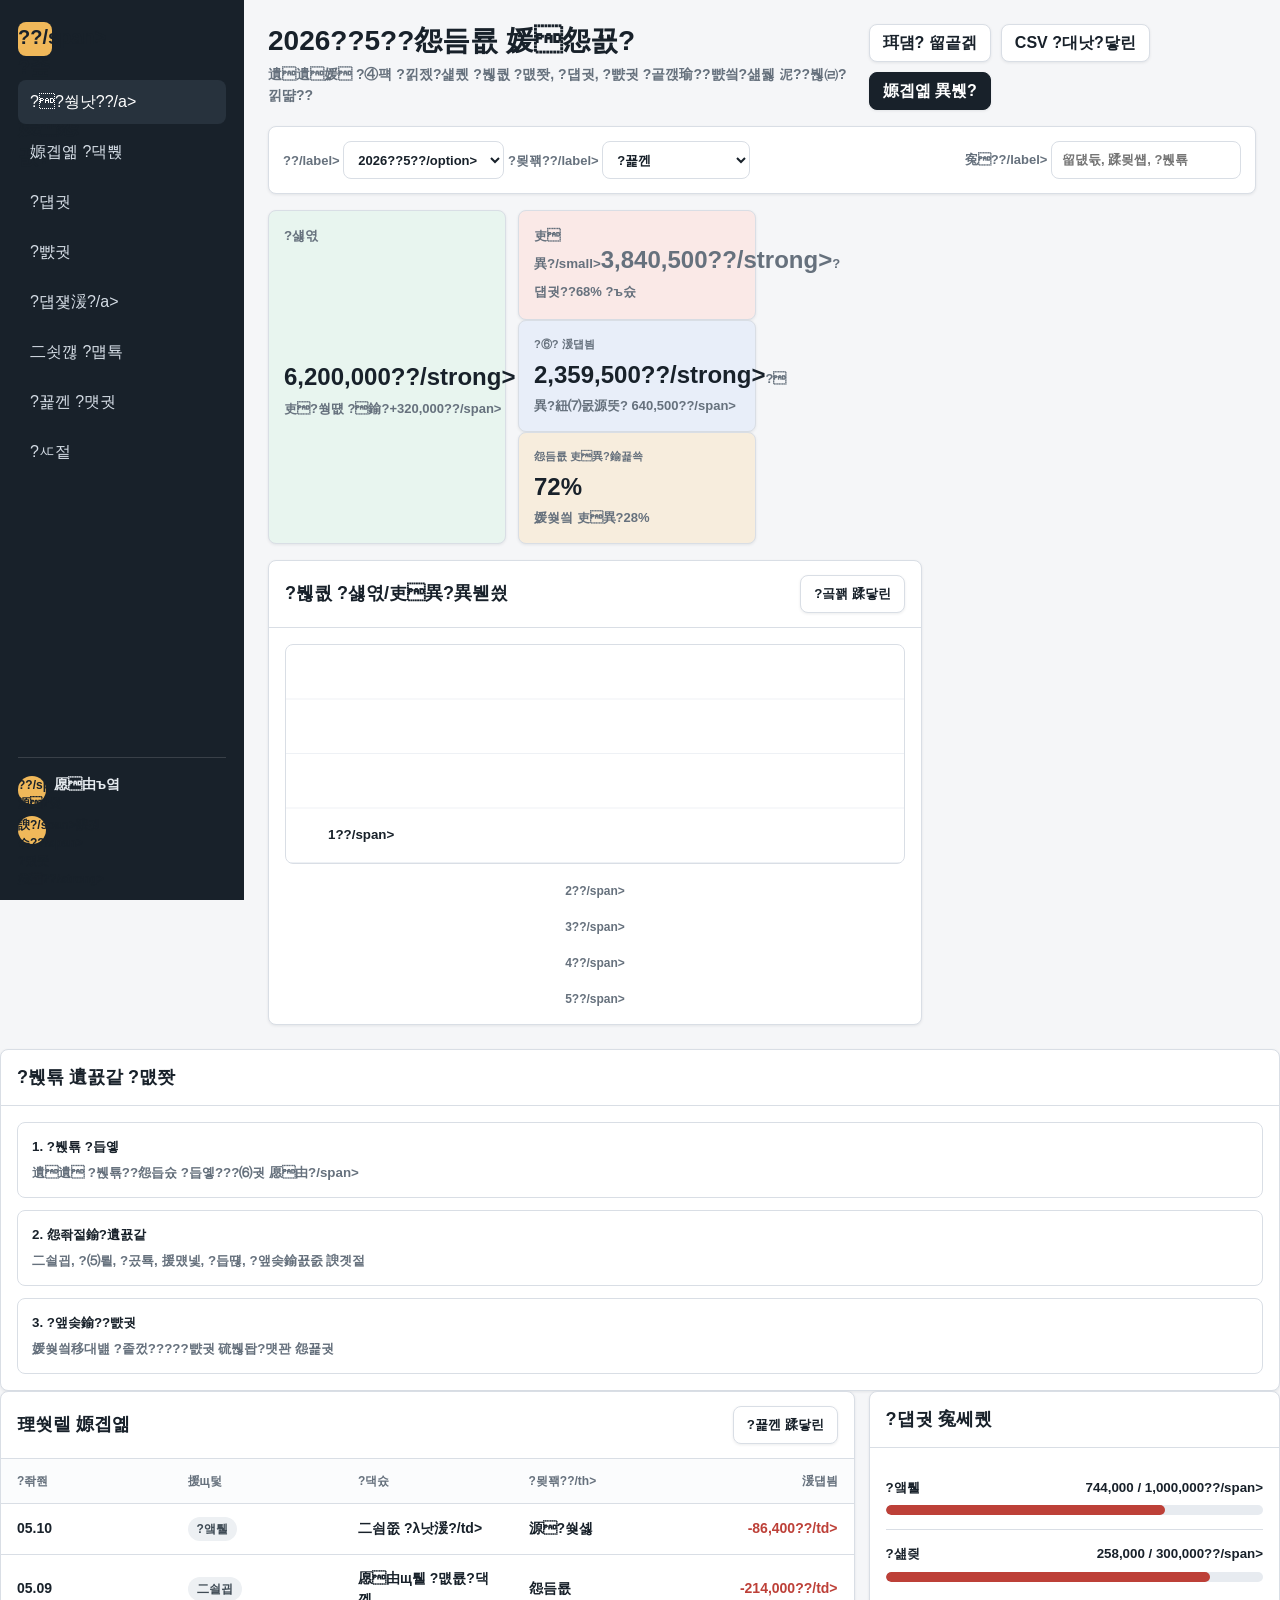
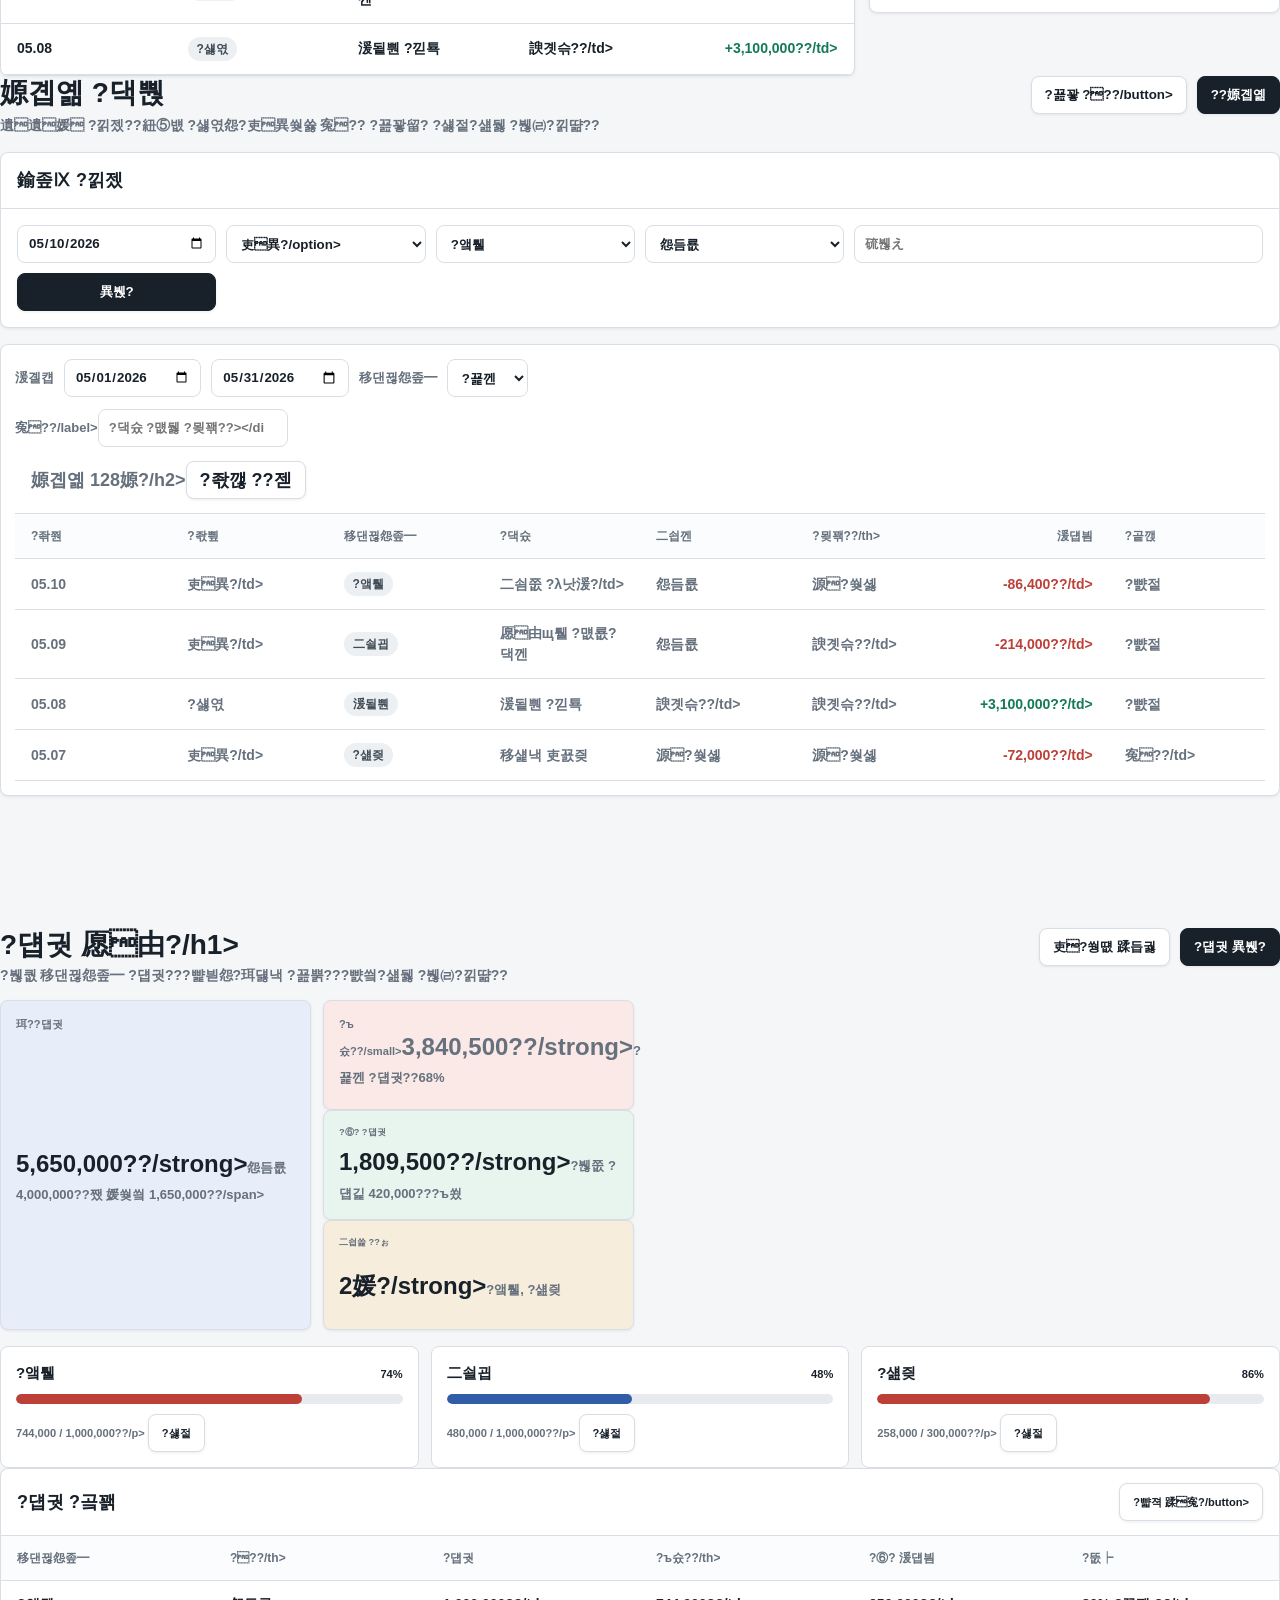
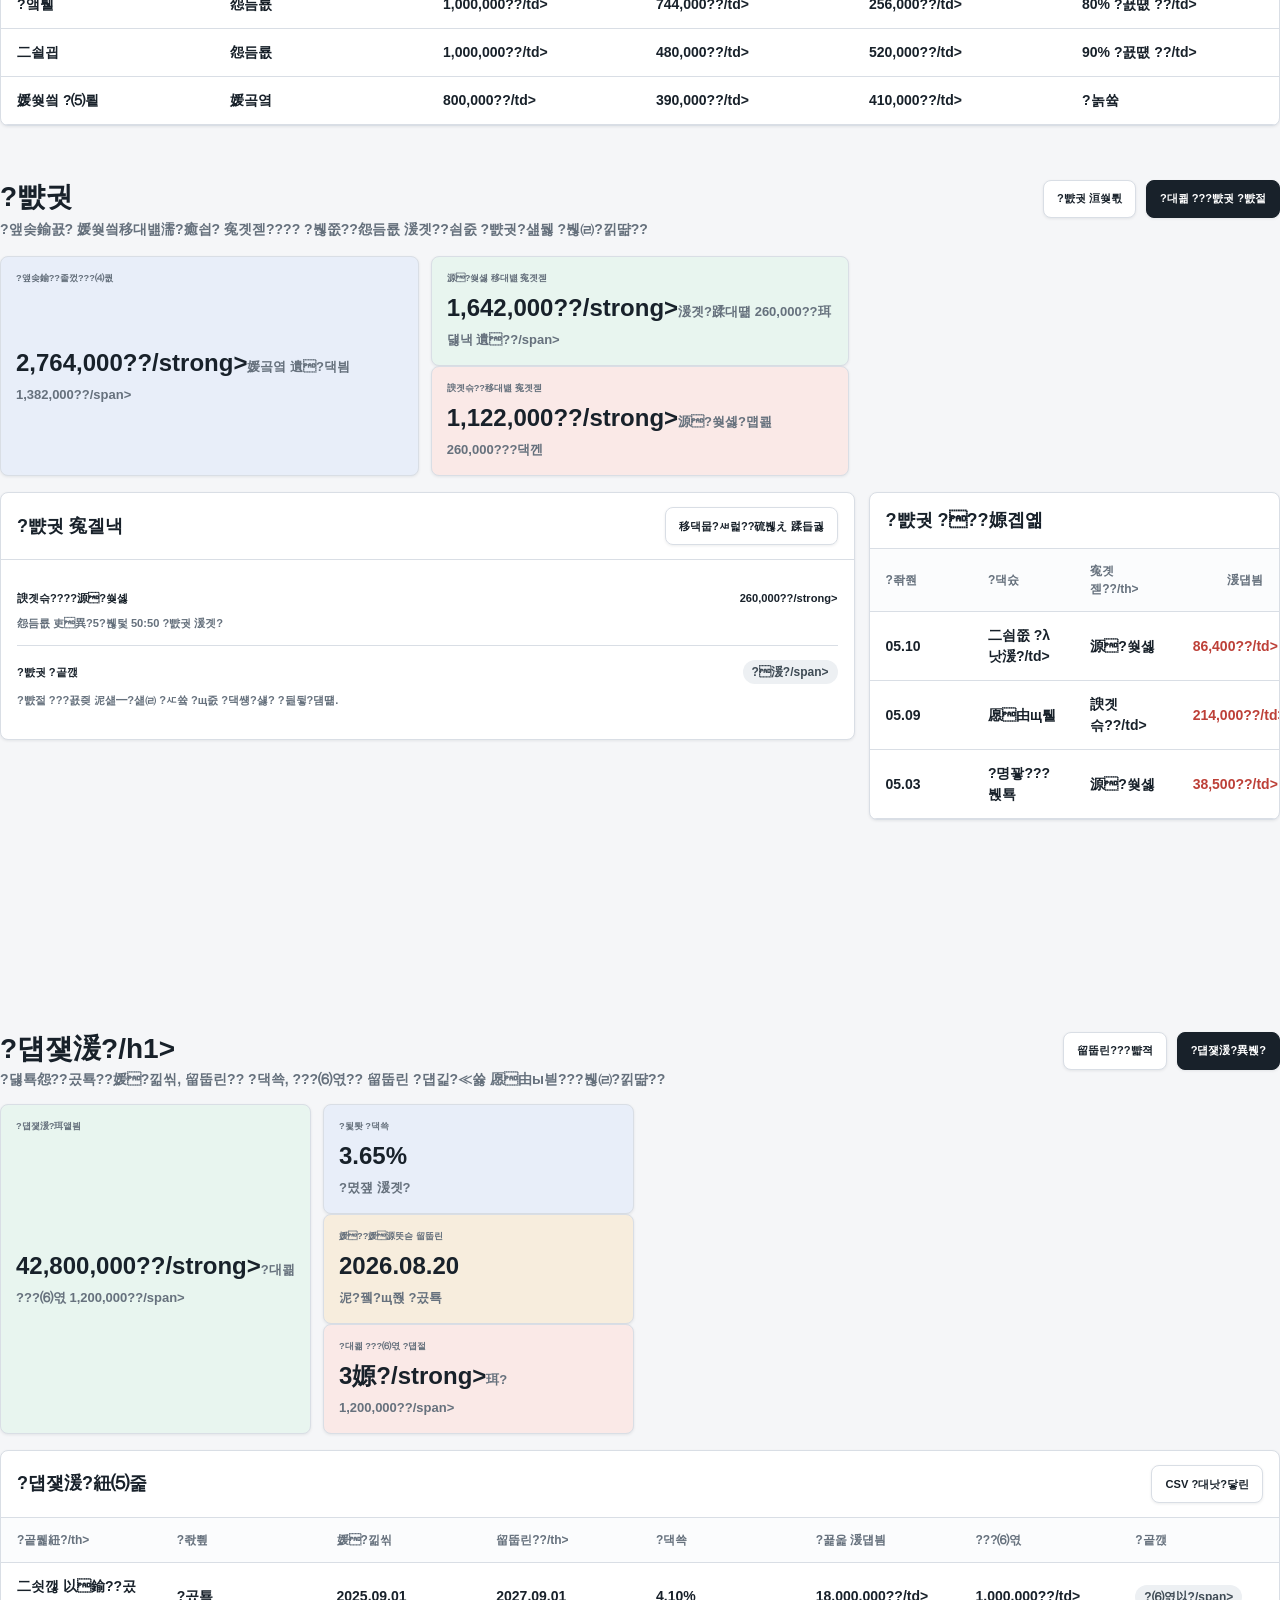
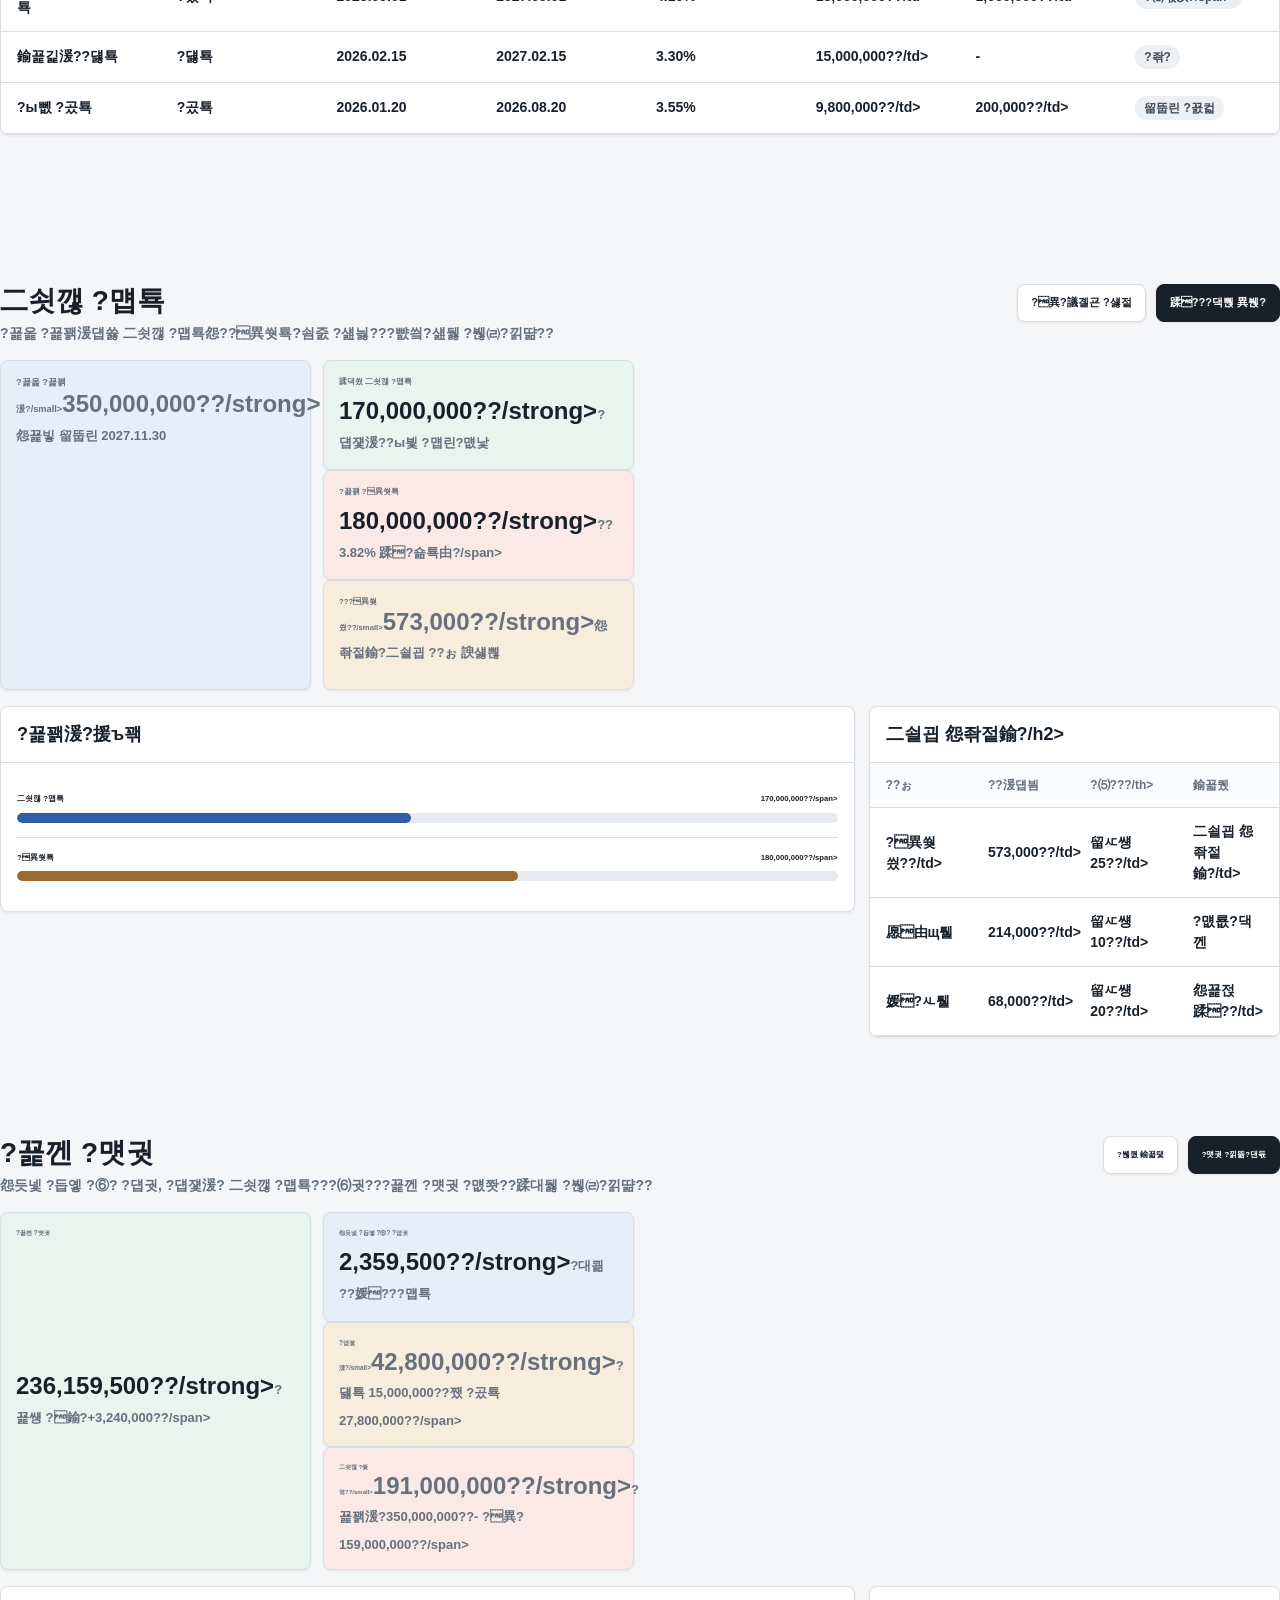
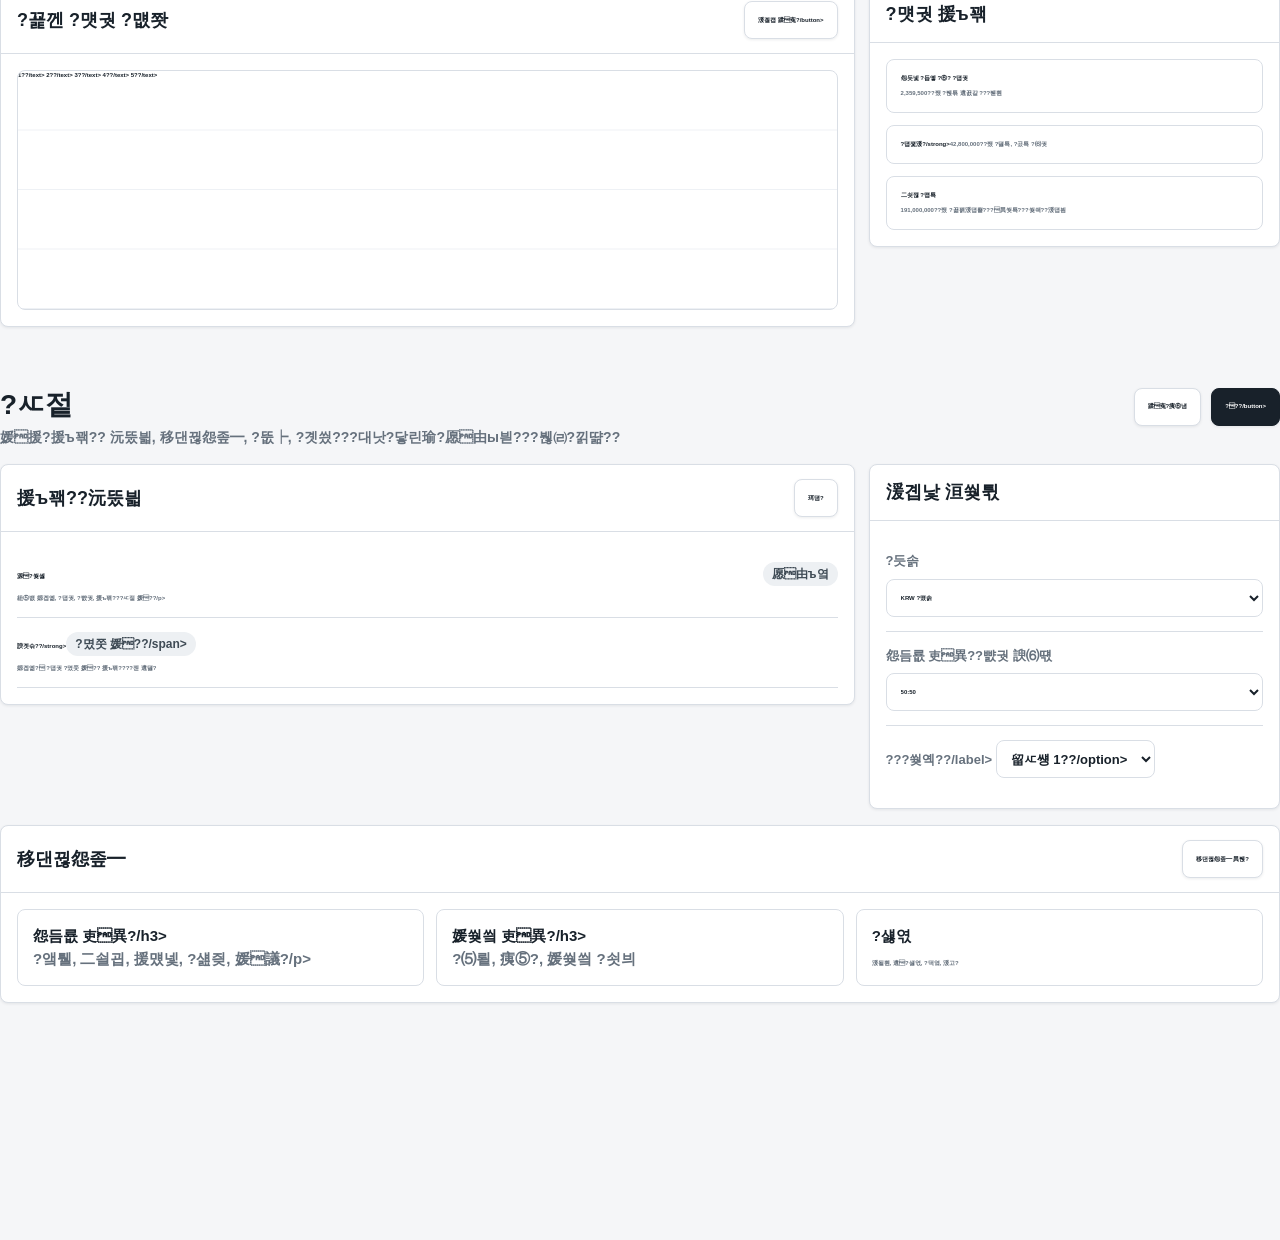
<file: couple-budget-pages-preview.html>
﻿<!doctype html>
<html lang="ko">
<head>
  <meta charset="utf-8">
  <meta name="viewport" content="width=device-width, initial-scale=1">
  <title>遺遺 媛怨꾨? ?꾩껜 ?섏씠吏 Preview</title>
  <style>
    :root {
      --bg: #f5f6f8;
      --panel: #ffffff;
      --ink: #18212a;
      --muted: #66717d;
      --line: #d9dee5;
      --dark: #18212a;
      --income: #13795b;
      --expense: #bd4038;
      --blue: #315da8;
      --gold: #9a6a2f;
      --soft-green: #e8f5ef;
      --soft-red: #fae9e7;
      --soft-blue: #e8eef9;
      --soft-gold: #f7eddd;
      --shadow: 0 1px 3px rgba(15, 23, 42, 0.08);
    }

    * { box-sizing: border-box; }

    body {
      margin: 0;
      background: var(--bg);
      color: var(--ink);
      font-family: "Segoe UI", "Malgun Gothic", Arial, sans-serif;
      line-height: 1.5;
    }

    a { color: inherit; text-decoration: none; }
    button, input, select { font: inherit; }

    .app {
      min-height: 100vh;
      display: grid;
      grid-template-columns: 244px minmax(0, 1fr);
    }

    .sidebar {
      position: sticky;
      top: 0;
      height: 100vh;
      background: var(--dark);
      color: #fff;
      padding: 22px 18px;
      display: flex;
      flex-direction: column;
      gap: 24px;
    }

    .brand {
      display: flex;
      align-items: center;
      gap: 10px;
      font-size: 20px;
      font-weight: 850;
    }

    .mark {
      width: 34px;
      height: 34px;
      border-radius: 8px;
      background: #f0b85a;
      color: var(--dark);
      display: grid;
      place-items: center;
      font-weight: 900;
    }

    .nav {
      display: grid;
      gap: 6px;
    }

    .nav a {
      min-height: 42px;
      border-radius: 8px;
      padding: 10px 12px;
      color: #d4dce5;
    }

    .nav a:hover,
    .nav a.active {
      background: #27323d;
      color: #fff;
    }

    .members {
      margin-top: auto;
      border-top: 1px solid rgba(255,255,255,.14);
      padding-top: 16px;
      display: grid;
      gap: 10px;
      font-size: 14px;
    }

    .member {
      display: flex;
      align-items: center;
      justify-content: space-between;
      gap: 8px;
      color: #e6ebf0;
    }

    .avatar {
      width: 28px;
      height: 28px;
      border-radius: 50%;
      display: inline-grid;
      place-items: center;
      margin-right: 8px;
      background: #f0b85a;
      color: var(--dark);
      font-size: 12px;
      font-weight: 850;
    }

    main {
      min-width: 0;
      padding: 24px;
      display: grid;
      gap: 24px;
    }

    .page {
      min-height: calc(100vh - 48px);
      display: grid;
      gap: 16px;
      align-content: start;
      scroll-margin-top: 24px;
    }

    .page-head {
      display: flex;
      justify-content: space-between;
      align-items: flex-start;
      gap: 16px;
    }

    h1, h2, h3, p { margin: 0; }
    h1 { font-size: 28px; line-height: 1.2; letter-spacing: 0; }
    h2 { font-size: 18px; letter-spacing: 0; }
    h3 { font-size: 15px; letter-spacing: 0; }

    .desc {
      margin-top: 6px;
      color: var(--muted);
      font-size: 14px;
    }

    .actions,
    .row {
      display: flex;
      align-items: center;
      gap: 10px;
      flex-wrap: wrap;
    }

    .btn {
      min-height: 38px;
      border: 1px solid var(--line);
      border-radius: 8px;
      background: #fff;
      color: var(--ink);
      padding: 0 13px;
      cursor: pointer;
      box-shadow: var(--shadow);
    }

    .btn.primary {
      border-color: var(--dark);
      background: var(--dark);
      color: #fff;
    }

    .panel {
      background: var(--panel);
      border: 1px solid var(--line);
      border-radius: 8px;
      box-shadow: var(--shadow);
      overflow: hidden;
    }

    .panel-head {
      min-height: 56px;
      padding: 14px 16px;
      border-bottom: 1px solid var(--line);
      display: flex;
      justify-content: space-between;
      align-items: center;
      gap: 12px;
    }

    .panel-body {
      padding: 16px;
    }

    .toolbar {
      display: flex;
      align-items: center;
      justify-content: space-between;
      gap: 12px;
      flex-wrap: wrap;
      padding: 14px;
    }

    label {
      color: var(--muted);
      font-size: 13px;
      font-weight: 750;
    }

    input,
    select {
      min-height: 38px;
      border: 1px solid var(--line);
      border-radius: 8px;
      background: #fff;
      color: var(--ink);
      padding: 0 10px;
    }

    .metrics {
      display: grid;
      grid-template-columns: repeat(4, minmax(150px, 1fr));
      gap: 12px;
    }

    .metric {
      min-height: 110px;
      border: 1px solid var(--line);
      border-radius: 8px;
      padding: 15px;
      display: grid;
      gap: 8px;
      box-shadow: var(--shadow);
    }

    .metric small {
      color: var(--muted);
      font-weight: 750;
    }

    .metric strong {
      font-size: 24px;
      line-height: 1.15;
    }

    .metric span {
      color: var(--muted);
      font-size: 13px;
    }

    .green { background: var(--soft-green); }
    .red { background: var(--soft-red); }
    .blue { background: var(--soft-blue); }
    .gold { background: var(--soft-gold); }

    .grid-2 {
      display: grid;
      grid-template-columns: minmax(0, 1.35fr) minmax(320px, .65fr);
      gap: 14px;
      align-items: start;
    }

    .grid-3 {
      display: grid;
      grid-template-columns: repeat(3, minmax(0, 1fr));
      gap: 12px;
    }

    table {
      width: 100%;
      border-collapse: collapse;
      table-layout: fixed;
    }

    th, td {
      padding: 13px 16px;
      border-bottom: 1px solid var(--line);
      text-align: left;
      vertical-align: middle;
      font-size: 14px;
    }

    th {
      color: var(--muted);
      background: #fbfcfd;
      font-size: 12px;
      font-weight: 800;
    }

    .amount {
      text-align: right;
      white-space: nowrap;
      font-weight: 850;
    }

    .amount.income { color: var(--income); }
    .amount.expense { color: var(--expense); }

    .tag {
      display: inline-flex;
      align-items: center;
      min-height: 24px;
      border-radius: 999px;
      background: #edf0f3;
      color: #3f4b55;
      padding: 0 9px;
      font-size: 12px;
      font-weight: 750;
    }

    .form-grid {
      display: grid;
      grid-template-columns: repeat(6, minmax(0, 1fr));
      gap: 10px;
    }

    .form-grid .wide { grid-column: span 2; }

    .budget-item,
    .setting-item,
    .settlement-item,
    .activity {
      display: grid;
      gap: 8px;
      padding: 14px 0;
      border-bottom: 1px solid var(--line);
    }

    .budget-item:last-child,
    .setting-item:last-child,
    .settlement-item:last-child,
    .activity:last-child {
      border-bottom: 0;
    }

    .between {
      display: flex;
      align-items: baseline;
      justify-content: space-between;
      gap: 12px;
    }

    .bar {
      height: 10px;
      border-radius: 999px;
      overflow: hidden;
      background: #e7ebf0;
    }

    .bar span {
      display: block;
      height: 100%;
      border-radius: inherit;
    }

    .w74 { width: 74%; background: var(--expense); }
    .w48 { width: 48%; background: var(--blue); }
    .w61 { width: 61%; background: var(--gold); }
    .w86 { width: 86%; background: var(--expense); }

    .split-card {
      border: 1px solid var(--line);
      border-radius: 8px;
      padding: 15px;
      background: #fff;
      display: grid;
      gap: 10px;
    }

    .muted { color: var(--muted); }

    .notice {
      border: 1px solid #e3c78e;
      border-radius: 8px;
      background: #fff8e8;
      padding: 14px 16px;
      color: #6f4b18;
      font-size: 14px;
    }

    .flow {
      display: grid;
      gap: 12px;
    }

    .flow-step {
      border: 1px solid var(--line);
      border-radius: 8px;
      background: #fff;
      padding: 14px;
      display: grid;
      gap: 6px;
    }

    .chart {
      height: 220px;
      border: 1px solid var(--line);
      border-radius: 8px;
      background:
        linear-gradient(to top, #eef1f5 1px, transparent 1px) 0 0 / 100% 25%,
        #fff;
      padding: 18px;
      display: flex;
      align-items: end;
      gap: 14px;
    }

    .bar-col {
      flex: 1;
      min-width: 42px;
      display: grid;
      gap: 8px;
      align-items: end;
      text-align: center;
      color: var(--muted);
      font-size: 12px;
    }

    .bar-col i {
      display: block;
      width: 100%;
      border-radius: 8px 8px 0 0;
      background: var(--blue);
    }

    .asset-line {
      height: 240px;
      border: 1px solid var(--line);
      border-radius: 8px;
      background:
        linear-gradient(to top, #eef1f5 1px, transparent 1px) 0 0 / 100% 25%,
        #fff;
      overflow: hidden;
    }

    .asset-line svg {
      width: 100%;
      height: 100%;
      display: block;
    }

    @media (max-width: 1100px) {
      .app { grid-template-columns: 1fr; }
      .sidebar {
        position: static;
        height: auto;
        flex-direction: row;
        align-items: center;
        justify-content: space-between;
      }
      .nav { display: flex; overflow-x: auto; }
      .members { display: none; }
      .grid-2 { grid-template-columns: 1fr; }
      .metrics { grid-template-columns: repeat(2, minmax(0, 1fr)); }
    }

    @media (max-width: 760px) {
      main { padding: 14px; }
      .page-head,
      .toolbar,
      .between {
        align-items: stretch;
        flex-direction: column;
      }
      .actions, .row { align-items: stretch; }
      .btn, input, select { width: 100%; }
      .metrics, .grid-3 { grid-template-columns: 1fr; }
      .form-grid { grid-template-columns: 1fr; }
      .form-grid .wide { grid-column: auto; }
      .desktop-wide { overflow-x: auto; }
      table { min-width: 760px; }
      .chart { overflow-x: auto; }
      h1 { font-size: 24px; }
    }
  </style>
</head>
<body>
  <div class="app">
    <aside class="sidebar">
      <a class="brand" href="#dashboard"><span class="mark">??/span><span>?좊땲???媛怨꾨?</span></a>
      <nav class="nav" aria-label="?붾㈃ ?대룞">
        <a class="active" href="#dashboard">??쒕낫??/a>
        <a href="#transactions">嫄곕옒 ?댁뿭</a>
        <a href="#budgets">?덉궛</a>
        <a href="#settlement">?뺤궛</a>
        <a href="#deposits">?덉쟻湲?/a>
        <a href="#housing">二쇳깮 ?먭툑</a>
        <a href="#assets">?꾩껜 ?먯궛</a>
        <a href="#settings">?ㅼ젙</a>
      </nav>
      <div class="members">
        <div class="member"><span><span class="avatar">??/span>源?쒖셿</span><strong>愿由ъ옄</strong></div>
        <div class="member"><span><span class="avatar">諛?/span>諛곗슦??/span><strong>?몄쭛 媛??/strong></div>
      </div>
    </aside>

    <main>
      <section class="page" id="dashboard">
        <header class="page-head">
          <div>
            <h1>2026??5??怨듬룞 媛怨꾨?</h1>
            <p class="desc">遺遺媛 ?④퍡 ?낅젰?섍퀬 ?붾퀎 ?먮쫫, ?덉궛, ?뺤궛 ?곹깭瑜??뺤씤?섎뒗 泥??붾㈃?낅땲??</p>
          </div>
          <div class="actions">
            <button class="btn">珥덈? 留곹겕</button>
            <button class="btn">CSV ?대낫?닿린</button>
            <button class="btn primary">嫄곕옒 異붽?</button>
          </div>
        </header>

        <section class="panel toolbar">
          <div class="row">
            <label for="dash-month">??/label>
            <select id="dash-month"><option>2026??5??/option><option>2026??4??/option></select>
            <label for="dash-owner">?묒꽦??/label>
            <select id="dash-owner"><option>?꾩껜</option><option>源?쒖셿</option><option>諛곗슦??/option></select>
          </div>
          <div class="row">
            <label for="dash-search">寃??/label>
            <input id="dash-search" type="search" placeholder="留덊듃, 蹂묒썝, ?붽툒">
          </div>
        </section>

        <section class="metrics">
          <article class="metric green"><small>?섏엯</small><strong>6,200,000??/strong><span>吏?쒕떖 ?鍮?+320,000??/span></article>
          <article class="metric red"><small>吏異?/small><strong>3,840,500??/strong><span>?덉궛??68% ?ъ슜</span></article>
          <article class="metric blue"><small>?⑥? 湲덉븸</small><strong>2,359,500??/strong><span>?異?紐⑺몴源뚯? 640,500??/span></article>
          <article class="metric gold"><small>怨듬룞 吏異?鍮꾩쑉</small><strong>72%</strong><span>媛쒖씤 吏異?28%</span></article>
        </section>

        <section class="grid-2">
          <div class="panel">
            <div class="panel-head"><h2>?붾퀎 ?섏엯/吏異?異붿씠</h2><button class="btn">?곸꽭 蹂닿린</button></div>
            <div class="panel-body">
              <div class="chart" aria-label="?붾퀎 ?섏엯怨?吏異?異붿씠 洹몃옒??>
                <div class="bar-col"><span class="row"><i style="height: 72%; background: var(--income);"></i><i style="height: 48%; background: var(--expense);"></i></span><span>1??/span></div>
                <div class="bar-col"><span class="row"><i style="height: 68%; background: var(--income);"></i><i style="height: 52%; background: var(--expense);"></i></span><span>2??/span></div>
                <div class="bar-col"><span class="row"><i style="height: 74%; background: var(--income);"></i><i style="height: 56%; background: var(--expense);"></i></span><span>3??/span></div>
                <div class="bar-col"><span class="row"><i style="height: 70%; background: var(--income);"></i><i style="height: 61%; background: var(--expense);"></i></span><span>4??/span></div>
                <div class="bar-col"><span class="row"><i style="height: 78%; background: var(--income);"></i><i style="height: 49%; background: var(--expense);"></i></span><span>5??/span></div>
              </div>
            </div>
          </div>

          <div class="panel">
            <div class="panel-head"><h2>?붽툒 遺꾨같 ?먮쫫</h2></div>
            <div class="panel-body flow">
              <div class="flow-step"><strong>1. ?붽툒 ?듭옣</strong><span class="muted">遺遺 ?붽툒??怨듭슜 ?듭옣???⑹궛 愿由?/span></div>
              <div class="flow-step"><strong>2. 怨좎젙鍮?遺꾨같</strong><span class="muted">二쇨굅, ?⑸룉, ?곴툑, 援먰넻, ?듭떊, ?앺솢鍮꾨줈 諛곗젙</span></div>
              <div class="flow-step"><strong>3. ?앺솢鍮??뺤궛</strong><span class="muted">媛쒖씤移대뱶 ?좉껐?????뺤궛 硫붾돱?먯꽌 怨꾩궛</span></div>
            </div>
          </div>
        </section>

        <section class="grid-2">
          <div class="panel desktop-wide">
            <div class="panel-head"><h2>理쒓렐 嫄곕옒</h2><button class="btn">?꾩껜 蹂닿린</button></div>
            <table>
              <thead><tr><th>?좎쭨</th><th>援щ텇</th><th>?댁슜</th><th>?묒꽦??/th><th class="amount">湲덉븸</th></tr></thead>
              <tbody>
                <tr><td>05.10</td><td><span class="tag">?앸퉬</span></td><td>二쇰쭚 ?λ낫湲?/td><td>源?쒖셿</td><td class="amount expense">-86,400??/td></tr>
                <tr><td>05.09</td><td><span class="tag">二쇨굅</span></td><td>愿由щ퉬 ?먮룞?댁껜</td><td>怨듬룞</td><td class="amount expense">-214,000??/td></tr>
                <tr><td>05.08</td><td><span class="tag">?섏엯</span></td><td>湲됱뿬 ?낃툑</td><td>諛곗슦??/td><td class="amount income">+3,100,000??/td></tr>
              </tbody>
            </table>
          </div>
          <div class="panel">
            <div class="panel-head"><h2>?덉궛 寃쎄퀬</h2></div>
            <div class="panel-body">
              <div class="budget-item">
                <div class="between"><strong>?앸퉬</strong><span>744,000 / 1,000,000??/span></div>
                <div class="bar"><span class="w74"></span></div>
              </div>
              <div class="budget-item">
                <div class="between"><strong>?섎즺</strong><span>258,000 / 300,000??/span></div>
                <div class="bar"><span class="w86"></span></div>
              </div>
            </div>
          </div>
        </section>
      </section>

      <section class="page" id="transactions">
        <header class="page-head">
          <div>
            <h1>嫄곕옒 ?댁뿭</h1>
            <p class="desc">遺遺媛 ?낅젰??紐⑤뱺 ?섏엯怨?吏異쒖쓣 寃?? ?꾪꽣留? ?섏젙?섎뒗 ?붾㈃?낅땲??</p>
          </div>
          <div class="actions"><button class="btn">?꾪꽣 ???/button><button class="btn primary">??嫄곕옒</button></div>
        </header>

        <section class="panel">
          <div class="panel-head"><h2>鍮좊Ⅸ ?낅젰</h2></div>
          <div class="panel-body form-grid">
            <input type="date" value="2026-05-10" aria-label="?좎쭨">
            <select aria-label="?좏삎"><option>吏異?/option><option>?섏엯</option></select>
            <select aria-label="移댄뀒怨좊━"><option>?앸퉬</option><option>二쇨굅</option><option>援먰넻</option><option>?섎즺</option></select>
            <select aria-label="吏異?二쇱껜"><option>怨듬룞</option><option>源?쒖셿</option><option>諛곗슦??/option></select>
            <input class="wide" type="text" placeholder="硫붾え">
            <button class="btn primary">異붽?</button>
          </div>
        </section>

        <section class="panel toolbar">
          <div class="row">
            <label>湲곌컙</label><input type="date" value="2026-05-01"><input type="date" value="2026-05-31">
            <label>移댄뀒怨좊━</label><select><option>?꾩껜</option><option>?앸퉬</option><option>二쇨굅</option></select>
          </div>
          <div class="row"><label>寃??/label><input type="search" placeholder="?댁슜 ?먮뒗 ?묒꽦??></div>
        </section>

        <section class="panel desktop-wide">
          <div class="panel-head"><h2>嫄곕옒 128嫄?/h2><button class="btn">?좏깮 ??젣</button></div>
          <table>
            <thead><tr><th>?좎쭨</th><th>?좏삎</th><th>移댄뀒怨좊━</th><th>?댁슜</th><th>二쇱껜</th><th>?묒꽦??/th><th class="amount">湲덉븸</th><th>?곹깭</th></tr></thead>
            <tbody>
              <tr><td>05.10</td><td>吏異?/td><td><span class="tag">?앸퉬</span></td><td>二쇰쭚 ?λ낫湲?/td><td>怨듬룞</td><td>源?쒖셿</td><td class="amount expense">-86,400??/td><td>?뺤젙</td></tr>
              <tr><td>05.09</td><td>吏異?/td><td><span class="tag">二쇨굅</span></td><td>愿由щ퉬 ?먮룞?댁껜</td><td>怨듬룞</td><td>諛곗슦??/td><td class="amount expense">-214,000??/td><td>?뺤젙</td></tr>
              <tr><td>05.08</td><td>?섏엯</td><td><span class="tag">湲됱뿬</span></td><td>湲됱뿬 ?낃툑</td><td>諛곗슦??/td><td>諛곗슦??/td><td class="amount income">+3,100,000??/td><td>?뺤젙</td></tr>
              <tr><td>05.07</td><td>吏異?/td><td><span class="tag">?섎즺</span></td><td>移섍낵 吏꾨즺</td><td>源?쒖셿</td><td>源?쒖셿</td><td class="amount expense">-72,000??/td><td>寃??/td></tr>
            </tbody>
          </table>
        </section>
      </section>

      <section class="page" id="budgets">
        <header class="page-head">
          <div>
            <h1>?덉궛 愿由?/h1>
            <p class="desc">?붾퀎 移댄뀒怨좊━ ?덉궛???뺥븯怨?珥덇낵 ?꾪뿕???뺤씤?섎뒗 ?붾㈃?낅땲??</p>
          </div>
          <div class="actions"><button class="btn">吏?쒕떖 蹂듭궗</button><button class="btn primary">?덉궛 異붽?</button></div>
        </header>

        <section class="metrics">
          <article class="metric blue"><small>珥??덉궛</small><strong>5,650,000??/strong><span>怨듬룞 4,000,000??쨌 媛쒖씤 1,650,000??/span></article>
          <article class="metric red"><small>?ъ슜??/small><strong>3,840,500??/strong><span>?꾩껜 ?덉궛??68%</span></article>
          <article class="metric green"><small>?⑥? ?덉궛</small><strong>1,809,500??/strong><span>?붾쭚 ?덉긽 420,000???ъ쑀</span></article>
          <article class="metric gold"><small>二쇱쓽 ??ぉ</small><strong>2媛?/strong><span>?앸퉬, ?섎즺</span></article>
        </section>

        <section class="grid-3">
          <article class="split-card">
            <div class="between"><h3>?앸퉬</h3><strong>74%</strong></div>
            <div class="bar"><span class="w74"></span></div>
            <p class="muted">744,000 / 1,000,000??/p>
            <button class="btn">?섏젙</button>
          </article>
          <article class="split-card">
            <div class="between"><h3>二쇨굅</h3><strong>48%</strong></div>
            <div class="bar"><span class="w48"></span></div>
            <p class="muted">480,000 / 1,000,000??/p>
            <button class="btn">?섏젙</button>
          </article>
          <article class="split-card">
            <div class="between"><h3>?섎즺</h3><strong>86%</strong></div>
            <div class="bar"><span class="w86"></span></div>
            <p class="muted">258,000 / 300,000??/p>
            <button class="btn">?섏젙</button>
          </article>
        </section>

        <section class="panel desktop-wide">
          <div class="panel-head"><h2>?덉궛 ?곸꽭</h2><button class="btn">?뺣젹 蹂寃?/button></div>
          <table>
            <thead><tr><th>移댄뀒怨좊━</th><th>???/th><th>?덉궛</th><th>?ъ슜??/th><th>?⑥? 湲덉븸</th><th>?뚮┝</th></tr></thead>
            <tbody>
              <tr><td>?앸퉬</td><td>怨듬룞</td><td>1,000,000??/td><td>744,000??/td><td>256,000??/td><td>80% ?꾨떖 ??/td></tr>
              <tr><td>二쇨굅</td><td>怨듬룞</td><td>1,000,000??/td><td>480,000??/td><td>520,000??/td><td>90% ?꾨떖 ??/td></tr>
              <tr><td>媛쒖씤 ?⑸룉</td><td>媛곸옄</td><td>800,000??/td><td>390,000??/td><td>410,000??/td><td>?놁쓬</td></tr>
            </tbody>
          </table>
        </section>
      </section>

      <section class="page" id="settlement">
        <header class="page-head">
          <div>
            <h1>?뺤궛</h1>
            <p class="desc">?앺솢鍮꾨? 媛쒖씤移대뱶濡?癒쇱? 寃곗젣???? ?붾쭚??怨듬룞 湲곗??쇰줈 ?뺤궛?섎뒗 ?붾㈃?낅땲??</p>
          </div>
          <div class="actions"><button class="btn">?뺤궛 洹쒖튃</button><button class="btn primary">?대쾲 ???뺤궛 ?뺤젙</button></div>
        </header>

        <section class="grid-3">
          <article class="metric blue"><small>?앺솢鍮??좉껐???⑷퀎</small><strong>2,764,000??/strong><span>媛곸옄 遺?댁븸 1,382,000??/span></article>
          <article class="metric green"><small>源?쒖셿 移대뱶 寃곗젣</small><strong>1,642,000??/strong><span>湲곗?蹂대떎 260,000??珥덇낵 遺??/span></article>
          <article class="metric red"><small>諛곗슦??移대뱶 寃곗젣</small><strong>1,122,000??/strong><span>源?쒖셿?먭쾶 260,000???댁껜</span></article>
        </section>

        <section class="grid-2">
          <div class="panel">
            <div class="panel-head"><h2>?뺤궛 寃곌낵</h2><button class="btn">移댁뭅?ㅽ럹??硫붾え 蹂듭궗</button></div>
            <div class="panel-body">
              <div class="settlement-item">
                <div class="between"><strong>諛곗슦????源?쒖셿</strong><strong>260,000??/strong></div>
                <p class="muted">怨듬룞 吏異?5?붾텇 50:50 ?뺤궛 湲곗?</p>
              </div>
              <div class="settlement-item">
                <div class="between"><strong>?뺤궛 ?곹깭</strong><span class="tag">?湲?/span></div>
                <p class="muted">?뺤젙 ???꾨즺 泥섎━?섎㈃ ?ㅼ쓬 ?щ줈 ?댁썡?섏? ?딆뒿?덈떎.</p>
              </div>
            </div>
          </div>
          <div class="panel desktop-wide">
            <div class="panel-head"><h2>?뺤궛 ???嫄곕옒</h2></div>
            <table>
              <thead><tr><th>?좎쭨</th><th>?댁슜</th><th>寃곗젣??/th><th class="amount">湲덉븸</th></tr></thead>
              <tbody>
                <tr><td>05.10</td><td>二쇰쭚 ?λ낫湲?/td><td>源?쒖셿</td><td class="amount expense">86,400??/td></tr>
                <tr><td>05.09</td><td>愿由щ퉬</td><td>諛곗슦??/td><td class="amount expense">214,000??/td></tr>
                <tr><td>05.03</td><td>?명꽣???붽툑</td><td>源?쒖셿</td><td class="amount expense">38,500??/td></tr>
              </tbody>
            </table>
          </div>
        </section>
      </section>

      <section class="page" id="deposits">
        <header class="page-head">
          <div>
            <h1>?덉쟻湲?/h1>
            <p class="desc">?덇툑怨??곴툑??媛?낆씪, 留뚭린?? ?댁쑉, ???⑹엯?? 留뚭린 ?덉긽?≪쓣 愿由ы븯???붾㈃?낅땲??</p>
          </div>
          <div class="actions"><button class="btn">留뚭린???뺣젹</button><button class="btn primary">?덉쟻湲?異붽?</button></div>
        </header>

        <section class="metrics">
          <article class="metric green"><small>?덉쟻湲?珥앹븸</small><strong>42,800,000??/strong><span>?대쾲 ???⑹엯 1,200,000??/span></article>
          <article class="metric blue"><small>?됯퇏 ?댁쑉</small><strong>3.65%</strong><span>?몄쟾 湲곗?</span></article>
          <article class="metric gold"><small>媛??媛源뚯슫 留뚭린</small><strong>2026.08.20</strong><span>泥?뀈?щ쭩 ?곴툑</span></article>
          <article class="metric red"><small>?대쾲 ???⑹엯 ?덉젙</small><strong>3嫄?/strong><span>珥?1,200,000??/span></article>
        </section>

        <section class="panel desktop-wide">
          <div class="panel-head"><h2>?덉쟻湲?紐⑸줉</h2><button class="btn">CSV ?대낫?닿린</button></div>
          <table>
            <thead><tr><th>?곹뭹紐?/th><th>?좏삎</th><th>媛?낆씪</th><th>留뚭린??/th><th>?댁쑉</th><th>?꾩옱 湲덉븸</th><th>???⑹엯</th><th>?곹깭</th></tr></thead>
            <tbody>
              <tr><td>二쇳깮 以鍮??곴툑</td><td>?곴툑</td><td>2025.09.01</td><td>2027.09.01</td><td>4.10%</td><td>18,000,000??/td><td>1,000,000??/td><td><span class="tag">?⑹엯以?/span></td></tr>
              <tr><td>鍮꾩긽湲??덇툑</td><td>?덇툑</td><td>2026.02.15</td><td>2027.02.15</td><td>3.30%</td><td>15,000,000??/td><td>-</td><td><span class="tag">?좎?</span></td></tr>
              <tr><td>?ы뻾 ?곴툑</td><td>?곴툑</td><td>2026.01.20</td><td>2026.08.20</td><td>3.55%</td><td>9,800,000??/td><td>200,000??/td><td><span class="tag">留뚭린 ?꾨컯</span></td></tr>
            </tbody>
          </table>
        </section>
      </section>

      <section class="page" id="housing">
        <header class="page-head">
          <div>
            <h1>二쇳깮 ?먭툑</h1>
            <p class="desc">?꾩옱 ?꾩꽭湲덉쓣 二쇳깮 ?먭툑怨??異쒓툑?쇰줈 ?섎늻???뺤씤?섎뒗 ?붾㈃?낅땲??</p>
          </div>
          <div class="actions"><button class="btn">?異?議곌굔 ?섏젙</button><button class="btn primary">蹂???댁뿭 異붽?</button></div>
        </header>

        <section class="metrics">
          <article class="metric blue"><small>?꾩옱 ?꾩꽭湲?/small><strong>350,000,000??/strong><span>怨꾩빟 留뚭린 2027.11.30</span></article>
          <article class="metric green"><small>蹂댁쑀 二쇳깮 ?먭툑</small><strong>170,000,000??/strong><span>?덉쟻湲??ы븿 ?먭린?먮낯</span></article>
          <article class="metric red"><small>?꾩꽭 ?異쒓툑</small><strong>180,000,000??/strong><span>??3.82% 蹂?숆툑由?/span></article>
          <article class="metric gold"><small>???異쒖씠??/small><strong>573,000??/strong><span>怨좎젙鍮?二쇨굅 ??ぉ 諛섏쁺</span></article>
        </section>

        <section class="grid-2">
          <div class="panel">
            <div class="panel-head"><h2>?꾩꽭湲?援ъ꽦</h2></div>
            <div class="panel-body">
              <div class="budget-item">
                <div class="between"><strong>二쇳깮 ?먭툑</strong><span>170,000,000??/span></div>
                <div class="bar"><span class="w48"></span></div>
              </div>
              <div class="budget-item">
                <div class="between"><strong>?異쒓툑</strong><span>180,000,000??/span></div>
                <div class="bar"><span class="w61"></span></div>
              </div>
            </div>
          </div>

          <div class="panel desktop-wide">
            <div class="panel-head"><h2>二쇨굅 怨좎젙鍮?/h2></div>
            <table>
              <thead><tr><th>??ぉ</th><th>??湲덉븸</th><th>?⑸???/th><th>鍮꾧퀬</th></tr></thead>
              <tbody>
                <tr><td>?異쒖씠??/td><td>573,000??/td><td>留ㅼ썡 25??/td><td>二쇨굅 怨좎젙鍮?/td></tr>
                <tr><td>愿由щ퉬</td><td>214,000??/td><td>留ㅼ썡 10??/td><td>?먮룞?댁껜</td></tr>
                <tr><td>媛?ㅻ퉬</td><td>68,000??/td><td>留ㅼ썡 20??/td><td>怨꾩젅 蹂??/td></tr>
              </tbody>
            </table>
          </div>
        </section>
      </section>

      <section class="page" id="assets">
        <header class="page-head">
          <div>
            <h1>?꾩껜 ?먯궛</h1>
            <p class="desc">怨듯넻 ?듭옣 ?⑥? ?덉궛, ?덉쟻湲? 二쇳깮 ?먭툑???⑹궛???꾩껜 ?먯궛 ?먮쫫??蹂대뒗 ?붾㈃?낅땲??</p>
          </div>
          <div class="actions"><button class="btn">?붾퀎 鍮꾧탳</button><button class="btn primary">?먯궛 ?낅뜲?댄듃</button></div>
        </header>

        <section class="metrics">
          <article class="metric green"><small>?꾩껜 ?먯궛</small><strong>236,159,500??/strong><span>?꾩썡 ?鍮?+3,240,000??/span></article>
          <article class="metric blue"><small>怨듯넻 ?듭옣 ?⑥? ?덉궛</small><strong>2,359,500??/strong><span>?대쾲 ??媛???먭툑</span></article>
          <article class="metric gold"><small>?덉쟻湲?/small><strong>42,800,000??/strong><span>?덇툑 15,000,000??쨌 ?곴툑 27,800,000??/span></article>
          <article class="metric red"><small>二쇳깮 ?쒖옄??/small><strong>191,000,000??/strong><span>?꾩꽭湲?350,000,000??- ?異?159,000,000??/span></article>
        </section>

        <section class="grid-2">
          <div class="panel">
            <div class="panel-head"><h2>?꾩껜 ?먯궛 ?먮쫫</h2><button class="btn">湲곌컙 蹂寃?/button></div>
            <div class="panel-body">
              <div class="asset-line" aria-label="?꾩껜 ?먯궛 ?먮쫫 洹몃옒??>
                <svg viewBox="0 0 800 240" role="img" aria-label="1?붾???5?붽퉴吏 ?꾩껜 ?먯궛 ?곸듅 異붿씠">
                  <polyline points="40,178 210,162 380,132 560,106 760,72" fill="none" stroke="#315da8" stroke-width="8" stroke-linecap="round" stroke-linejoin="round"></polyline>
                  <polyline points="40,204 210,190 380,170 560,148 760,126" fill="none" stroke="#13795b" stroke-width="5" stroke-linecap="round" stroke-linejoin="round"></polyline>
                  <text x="42" y="226" fill="#66717d" font-size="20">1??/text>
                  <text x="210" y="226" fill="#66717d" font-size="20">2??/text>
                  <text x="380" y="226" fill="#66717d" font-size="20">3??/text>
                  <text x="560" y="226" fill="#66717d" font-size="20">4??/text>
                  <text x="730" y="226" fill="#66717d" font-size="20">5??/text>
                </svg>
              </div>
            </div>
          </div>

          <div class="panel">
            <div class="panel-head"><h2>?먯궛 援ъ꽦</h2></div>
            <div class="panel-body flow">
              <div class="flow-step"><strong>怨듯넻 ?듭옣 ?⑥? ?덉궛</strong><span class="muted">2,359,500??쨌 ?붽툒 遺꾨같 ???붿뿬</span></div>
              <div class="flow-step"><strong>?덉쟻湲?/strong><span class="muted">42,800,000??쨌 ?덇툑, ?곴툑 ?⑹궛</span></div>
              <div class="flow-step"><strong>二쇳깮 ?먭툑</strong><span class="muted">191,000,000??쨌 ?꾩꽭湲덉뿉???異쒓툑???쒖쇅??湲덉븸</span></div>
            </div>
          </div>
        </section>
      </section>

      <section class="page" id="settings">
        <header class="page-head">
          <div>
            <h1>?ㅼ젙</h1>
            <p class="desc">媛援?援ъ꽦?? 沅뚰븳, 移댄뀒怨좊━, ?뚮┝, ?곗씠???대낫?닿린瑜?愿由ы븯???붾㈃?낅땲??</p>
          </div>
          <div class="actions"><button class="btn">蹂寃?痍⑥냼</button><button class="btn primary">???/button></div>
        </header>

        <section class="grid-2">
          <div class="panel">
            <div class="panel-head"><h2>援ъ꽦??沅뚰븳</h2><button class="btn">珥덈?</button></div>
            <div class="panel-body">
              <div class="setting-item">
                <div class="between"><strong>源?쒖셿</strong><span class="tag">愿由ъ옄</span></div>
                <p class="muted">紐⑤뱺 嫄곕옒, ?덉궛, ?뺤궛, 援ъ꽦???ㅼ젙 媛??/p>
              </div>
              <div class="setting-item">
                <div class="between"><strong>諛곗슦??/strong><span class="tag">?몄쭛 媛??/span></div>
                <p class="muted">嫄곕옒? ?덉궛 ?몄쭛 媛?? 援ъ꽦????젣 遺덇?</p>
              </div>
            </div>
          </div>

          <div class="panel">
            <div class="panel-head"><h2>湲곕낯 洹쒖튃</h2></div>
            <div class="panel-body">
              <div class="setting-item">
                <label for="currency">?듯솕</label>
                <select id="currency"><option>KRW ?먰솕</option></select>
              </div>
              <div class="setting-item">
                <label for="settle-rule">怨듬룞 吏異??뺤궛 諛⑹떇</label>
                <select id="settle-rule"><option>50:50</option><option>?섏엯 鍮꾩쑉 湲곗?</option><option>吏곸젒 吏??/option></select>
              </div>
              <div class="setting-item">
                <label for="month-start">???쒖옉??/label>
                <select id="month-start"><option>留ㅼ썡 1??/option><option>湲됱뿬??湲곗?</option></select>
              </div>
            </div>
          </div>
        </section>

        <section class="panel">
          <div class="panel-head"><h2>移댄뀒怨좊━</h2><button class="btn">移댄뀒怨좊━ 異붽?</button></div>
          <div class="panel-body grid-3">
            <div class="split-card"><h3>怨듬룞 吏異?/h3><p class="muted">?앸퉬, 二쇨굅, 援먰넻, ?섎즺, 媛議?/p></div>
            <div class="split-card"><h3>媛쒖씤 吏異?/h3><p class="muted">?⑸룉, 痍⑤?, 媛쒖씤 ?쇳븨</p></div>
            <div class="split-card"><h3>?섏엯</h3><p class="muted">湲됱뿬, 遺?섏엯, ?댁옄, 湲고?</p></div>
          </div>
        </section>
      </section>
    </main>
  </div>
</body>
</html>
</file>
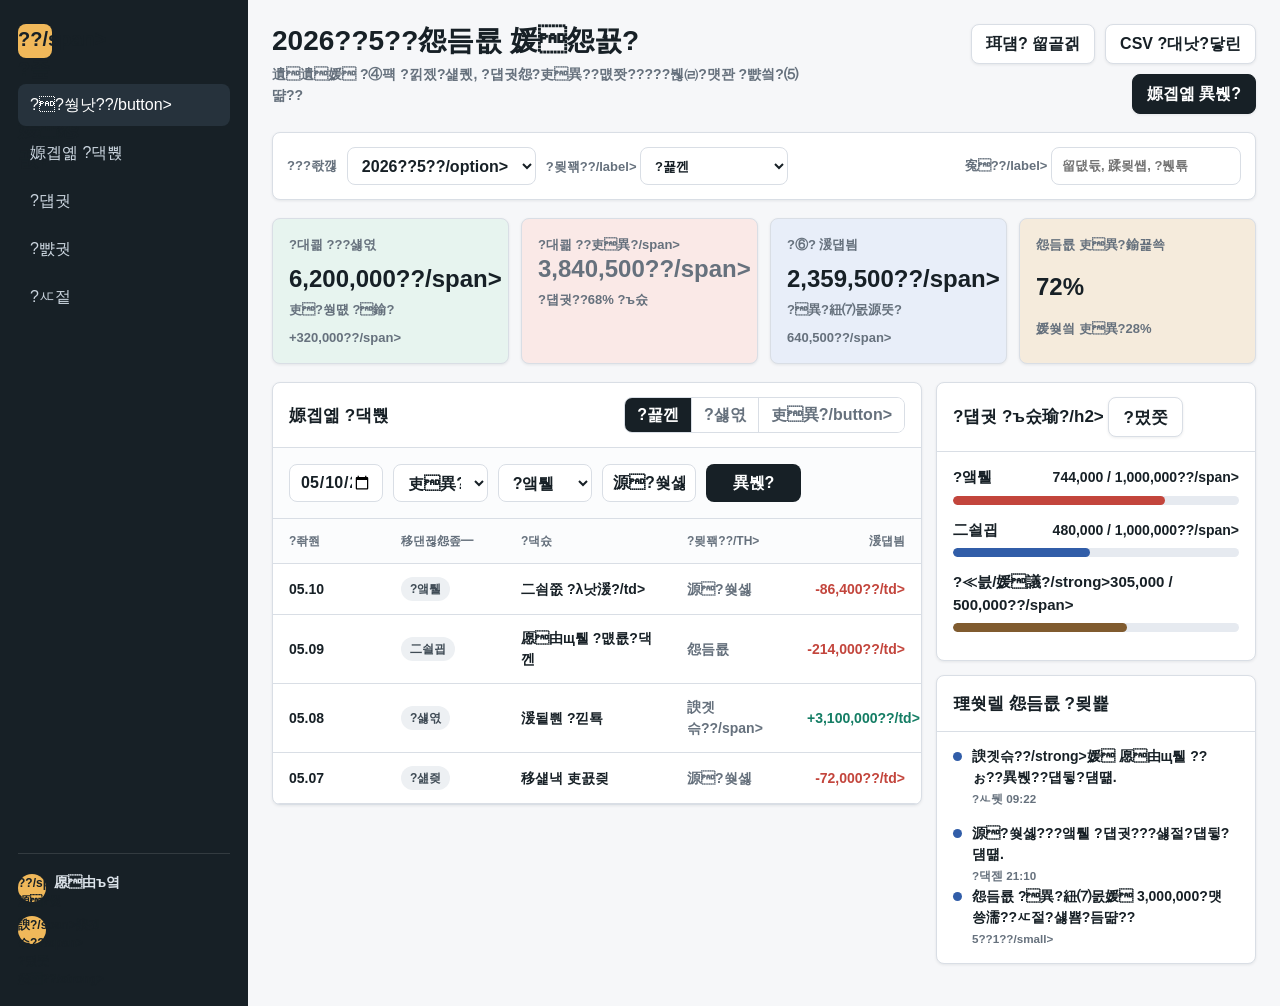
<file: couple-budget-ui-preview.html>
﻿<!doctype html>
<html lang="ko">
<head>
  <meta charset="utf-8">
  <meta name="viewport" content="width=device-width, initial-scale=1">
  <title>遺遺 媛怨꾨? UI Preview</title>
  <style>
    :root {
      --bg: #f6f7f9;
      --panel: #ffffff;
      --ink: #172026;
      --muted: #66717d;
      --line: #d9dee5;
      --income: #147d64;
      --expense: #c3453c;
      --saving: #315da8;
      --accent: #805b2f;
      --soft-green: #e7f4ef;
      --soft-red: #fae9e7;
      --soft-blue: #e8eef9;
      --soft-gold: #f5ebdc;
      --shadow: 0 1px 3px rgba(15, 23, 42, 0.08);
    }

    * {
      box-sizing: border-box;
    }

    body {
      margin: 0;
      background: var(--bg);
      color: var(--ink);
      font-family: "Segoe UI", "Malgun Gothic", Arial, sans-serif;
      line-height: 1.5;
    }

    button,
    input,
    select {
      font: inherit;
    }

    .app {
      min-height: 100vh;
      display: grid;
      grid-template-columns: 248px minmax(0, 1fr);
    }

    .sidebar {
      background: #172026;
      color: #ffffff;
      padding: 24px 18px;
      display: flex;
      flex-direction: column;
      gap: 26px;
    }

    .brand {
      display: flex;
      align-items: center;
      gap: 10px;
      font-weight: 800;
      font-size: 20px;
    }

    .brand-mark {
      width: 34px;
      height: 34px;
      border-radius: 8px;
      background: #f0b85a;
      color: #172026;
      display: grid;
      place-items: center;
      font-weight: 900;
    }

    .nav {
      display: grid;
      gap: 6px;
    }

    .nav button {
      min-height: 42px;
      border: 0;
      border-radius: 8px;
      background: transparent;
      color: #cbd5df;
      text-align: left;
      padding: 0 12px;
      cursor: pointer;
    }

    .nav button.active {
      background: #26323c;
      color: #ffffff;
    }

    .household {
      margin-top: auto;
      border-top: 1px solid rgba(255, 255, 255, 0.12);
      padding-top: 18px;
      display: grid;
      gap: 12px;
    }

    .person {
      display: flex;
      align-items: center;
      justify-content: space-between;
      gap: 10px;
      color: #dce3ea;
      font-size: 14px;
    }

    .avatar {
      width: 28px;
      height: 28px;
      border-radius: 50%;
      display: inline-grid;
      place-items: center;
      font-size: 12px;
      font-weight: 800;
      color: #172026;
      background: #f0b85a;
      margin-right: 8px;
    }

    main {
      min-width: 0;
      padding: 24px;
      display: grid;
      gap: 18px;
    }

    .topbar {
      display: flex;
      justify-content: space-between;
      gap: 16px;
      align-items: flex-start;
    }

    h1 {
      margin: 0;
      font-size: 28px;
      line-height: 1.2;
      letter-spacing: 0;
    }

    .subtitle {
      margin: 6px 0 0;
      color: var(--muted);
      font-size: 14px;
    }

    .actions {
      display: flex;
      flex-wrap: wrap;
      justify-content: flex-end;
      gap: 10px;
    }

    .btn {
      min-height: 40px;
      border-radius: 8px;
      border: 1px solid var(--line);
      background: var(--panel);
      color: var(--ink);
      padding: 0 14px;
      cursor: pointer;
      box-shadow: var(--shadow);
    }

    .btn.primary {
      border-color: #172026;
      background: #172026;
      color: #ffffff;
    }

    .toolbar {
      display: flex;
      align-items: center;
      justify-content: space-between;
      gap: 12px;
      flex-wrap: wrap;
      background: var(--panel);
      border: 1px solid var(--line);
      border-radius: 8px;
      padding: 14px;
      box-shadow: var(--shadow);
    }

    .field-row {
      display: flex;
      align-items: center;
      gap: 10px;
      flex-wrap: wrap;
    }

    label {
      color: var(--muted);
      font-size: 13px;
      font-weight: 700;
    }

    select,
    input {
      min-height: 38px;
      border: 1px solid var(--line);
      border-radius: 8px;
      background: #ffffff;
      color: var(--ink);
      padding: 0 10px;
    }

    .summary-grid {
      display: grid;
      grid-template-columns: repeat(4, minmax(150px, 1fr));
      gap: 12px;
    }

    .metric {
      background: var(--panel);
      border: 1px solid var(--line);
      border-radius: 8px;
      padding: 16px;
      box-shadow: var(--shadow);
      min-height: 116px;
      display: grid;
      gap: 10px;
    }

    .metric .label {
      color: var(--muted);
      font-size: 13px;
      font-weight: 700;
    }

    .metric .value {
      font-size: 24px;
      font-weight: 850;
      line-height: 1.15;
    }

    .metric .note {
      color: var(--muted);
      font-size: 13px;
    }

    .metric.income {
      background: var(--soft-green);
    }

    .metric.expense {
      background: var(--soft-red);
    }

    .metric.saving {
      background: var(--soft-blue);
    }

    .metric.shared {
      background: var(--soft-gold);
    }

    .content-grid {
      display: grid;
      grid-template-columns: minmax(0, 1.35fr) minmax(320px, 0.65fr);
      gap: 14px;
      align-items: start;
    }

    .section {
      background: var(--panel);
      border: 1px solid var(--line);
      border-radius: 8px;
      box-shadow: var(--shadow);
      overflow: hidden;
    }

    .section-header {
      min-height: 56px;
      padding: 14px 16px;
      border-bottom: 1px solid var(--line);
      display: flex;
      justify-content: space-between;
      align-items: center;
      gap: 12px;
    }

    h2 {
      margin: 0;
      font-size: 17px;
      letter-spacing: 0;
    }

    .tabs {
      display: inline-flex;
      border: 1px solid var(--line);
      border-radius: 8px;
      overflow: hidden;
      background: #ffffff;
    }

    .tabs button {
      min-height: 34px;
      border: 0;
      border-right: 1px solid var(--line);
      background: #ffffff;
      color: var(--muted);
      padding: 0 12px;
      cursor: pointer;
    }

    .tabs button:last-child {
      border-right: 0;
    }

    .tabs button.active {
      background: #172026;
      color: #ffffff;
    }

    .quick-form {
      padding: 16px;
      display: grid;
      grid-template-columns: repeat(6, minmax(0, 1fr));
      gap: 10px;
      border-bottom: 1px solid var(--line);
      background: #fbfcfd;
    }

    .quick-form .wide {
      grid-column: span 2;
    }

    .quick-form button {
      min-height: 38px;
      border: 0;
      border-radius: 8px;
      background: #172026;
      color: #ffffff;
      cursor: pointer;
    }

    table {
      width: 100%;
      border-collapse: collapse;
      table-layout: fixed;
    }

    th,
    td {
      padding: 13px 16px;
      border-bottom: 1px solid var(--line);
      text-align: left;
      vertical-align: middle;
      font-size: 14px;
    }

    th {
      color: var(--muted);
      font-size: 12px;
      text-transform: uppercase;
      background: #fbfcfd;
    }

    .amount {
      font-weight: 800;
      text-align: right;
      white-space: nowrap;
    }

    .amount.income {
      color: var(--income);
    }

    .amount.expense {
      color: var(--expense);
    }

    .tag {
      display: inline-flex;
      align-items: center;
      min-height: 24px;
      border-radius: 999px;
      padding: 0 9px;
      background: #edf0f3;
      color: #3f4b55;
      font-size: 12px;
      font-weight: 700;
    }

    .owner {
      display: inline-flex;
      align-items: center;
      gap: 6px;
      color: var(--muted);
    }

    .side-stack {
      display: grid;
      gap: 14px;
    }

    .budget-list,
    .activity-list {
      padding: 14px 16px;
      display: grid;
      gap: 14px;
    }

    .budget-item {
      display: grid;
      gap: 7px;
    }

    .budget-line {
      display: flex;
      align-items: baseline;
      justify-content: space-between;
      gap: 12px;
      font-size: 14px;
    }

    .budget-line strong {
      font-size: 15px;
    }

    .bar {
      height: 9px;
      border-radius: 999px;
      background: #e6eaf0;
      overflow: hidden;
    }

    .bar span {
      display: block;
      height: 100%;
      border-radius: inherit;
    }

    .bar.food span {
      width: 74%;
      background: var(--expense);
    }

    .bar.home span {
      width: 48%;
      background: var(--saving);
    }

    .bar.child span {
      width: 61%;
      background: var(--accent);
    }

    .activity {
      display: flex;
      align-items: flex-start;
      gap: 10px;
      font-size: 14px;
    }

    .dot {
      width: 9px;
      height: 9px;
      border-radius: 50%;
      background: var(--saving);
      margin-top: 6px;
      flex: 0 0 auto;
    }

    .activity p {
      margin: 0;
    }

    .activity small {
      color: var(--muted);
    }

    .mobile-list {
      display: none;
      padding: 12px;
      gap: 10px;
    }

    .transaction-card {
      border: 1px solid var(--line);
      border-radius: 8px;
      padding: 12px;
      display: grid;
      gap: 8px;
      background: #ffffff;
    }

    .transaction-card .row {
      display: flex;
      justify-content: space-between;
      gap: 10px;
    }

    @media (max-width: 1100px) {
      .app {
        grid-template-columns: 1fr;
      }

      .sidebar {
        position: static;
        flex-direction: row;
        align-items: center;
        justify-content: space-between;
        gap: 14px;
        padding: 14px 18px;
      }

      .nav {
        display: none;
      }

      .household {
        margin-top: 0;
        border-top: 0;
        padding-top: 0;
        grid-template-columns: repeat(2, auto);
      }

      .content-grid {
        grid-template-columns: 1fr;
      }
    }

    @media (max-width: 760px) {
      main {
        padding: 14px;
      }

      .topbar,
      .toolbar {
        align-items: stretch;
        flex-direction: column;
      }

      .actions,
      .field-row {
        justify-content: stretch;
      }

      .btn,
      select,
      input {
        width: 100%;
      }

      .summary-grid {
        grid-template-columns: 1fr;
      }

      .quick-form {
        grid-template-columns: 1fr;
      }

      .quick-form .wide {
        grid-column: auto;
      }

      .desktop-table {
        display: none;
      }

      .mobile-list {
        display: grid;
      }

      .sidebar {
        align-items: flex-start;
        flex-direction: column;
      }

      .household {
        grid-template-columns: 1fr;
        width: 100%;
      }

      h1 {
        font-size: 24px;
      }
    }
  </style>
</head>
<body>
  <div class="app">
    <aside class="sidebar" aria-label="媛怨꾨? 硫붾돱">
      <div class="brand">
        <span class="brand-mark">??/span>
        <span>?좊땲???媛怨꾨?</span>
      </div>
      <nav class="nav">
        <button class="active" type="button">??쒕낫??/button>
        <button type="button">嫄곕옒 ?댁뿭</button>
        <button type="button">?덉궛</button>
        <button type="button">?뺤궛</button>
        <button type="button">?ㅼ젙</button>
      </nav>
      <div class="household">
        <div class="person"><span><span class="avatar">??/span>源?쒖셿</span><strong>愿由ъ옄</strong></div>
        <div class="person"><span><span class="avatar">諛?/span>諛곗슦??/span><strong>?몄쭛 媛??/strong></div>
      </div>
    </aside>

    <main>
      <header class="topbar">
        <div>
          <h1>2026??5??怨듬룞 媛怨꾨?</h1>
          <p class="subtitle">遺遺媛 ?④퍡 ?낅젰?섍퀬, ?덉궛怨?吏異??먮쫫?????붾㈃?먯꽌 ?뺤씤?⑸땲??</p>
        </div>
        <div class="actions">
          <button class="btn" type="button">珥덈? 留곹겕</button>
          <button class="btn" type="button">CSV ?대낫?닿린</button>
          <button class="btn primary" type="button">嫄곕옒 異붽?</button>
        </div>
      </header>

      <section class="toolbar" aria-label="?붾퀎 ?꾪꽣">
        <div class="field-row">
          <label for="month">???좏깮</label>
          <select id="month">
            <option>2026??5??/option>
            <option>2026??4??/option>
            <option>2026??3??/option>
          </select>
          <label for="owner">?묒꽦??/label>
          <select id="owner">
            <option>?꾩껜</option>
            <option>源?쒖셿</option>
            <option>諛곗슦??/option>
          </select>
        </div>
        <div class="field-row">
          <label for="search">寃??/label>
          <input id="search" type="search" placeholder="留덊듃, 蹂묒썝, ?붽툒">
        </div>
      </section>

      <section class="summary-grid" aria-label="???붿빟">
        <article class="metric income">
          <span class="label">?대쾲 ???섏엯</span>
          <span class="value">6,200,000??/span>
          <span class="note">吏?쒕떖 ?鍮?+320,000??/span>
        </article>
        <article class="metric expense">
          <span class="label">?대쾲 ??吏異?/span>
          <span class="value">3,840,500??/span>
          <span class="note">?덉궛??68% ?ъ슜</span>
        </article>
        <article class="metric saving">
          <span class="label">?⑥? 湲덉븸</span>
          <span class="value">2,359,500??/span>
          <span class="note">?異?紐⑺몴源뚯? 640,500??/span>
        </article>
        <article class="metric shared">
          <span class="label">怨듬룞 吏異?鍮꾩쑉</span>
          <span class="value">72%</span>
          <span class="note">媛쒖씤 吏異?28%</span>
        </article>
      </section>

      <section class="content-grid">
        <div class="section">
          <div class="section-header">
            <h2>嫄곕옒 ?댁뿭</h2>
            <div class="tabs" aria-label="嫄곕옒 ?좏삎">
              <button class="active" type="button">?꾩껜</button>
              <button type="button">?섏엯</button>
              <button type="button">吏異?/button>
            </div>
          </div>

          <form class="quick-form">
            <input type="date" value="2026-05-10" aria-label="?좎쭨">
            <select aria-label="?좏삎">
              <option>吏異?/option>
              <option>?섏엯</option>
            </select>
            <select aria-label="移댄뀒怨좊━">
              <option>?앸퉬</option>
              <option>二쇨굅</option>
              <option>援먰넻</option>
              <option>?섎즺</option>
            </select>
            <input type="text" value="源?쒖셿" aria-label="?묒꽦??>
            <input class="wide" type="text" placeholder="硫붾え">
            <button type="button">異붽?</button>
          </form>

          <table class="desktop-table">
            <thead>
              <tr>
                <th style="width: 112px;">?좎쭨</th>
                <th style="width: 120px;">移댄뀒怨좊━</th>
                <th>?댁슜</th>
                <th style="width: 120px;">?묒꽦??/th>
                <th style="width: 130px; text-align: right;">湲덉븸</th>
              </tr>
            </thead>
            <tbody>
              <tr>
                <td>05.10</td>
                <td><span class="tag">?앸퉬</span></td>
                <td>二쇰쭚 ?λ낫湲?/td>
                <td><span class="owner">源?쒖셿</span></td>
                <td class="amount expense">-86,400??/td>
              </tr>
              <tr>
                <td>05.09</td>
                <td><span class="tag">二쇨굅</span></td>
                <td>愿由щ퉬 ?먮룞?댁껜</td>
                <td><span class="owner">怨듬룞</span></td>
                <td class="amount expense">-214,000??/td>
              </tr>
              <tr>
                <td>05.08</td>
                <td><span class="tag">?섏엯</span></td>
                <td>湲됱뿬 ?낃툑</td>
                <td><span class="owner">諛곗슦??/span></td>
                <td class="amount income">+3,100,000??/td>
              </tr>
              <tr>
                <td>05.07</td>
                <td><span class="tag">?섎즺</span></td>
                <td>移섍낵 吏꾨즺</td>
                <td><span class="owner">源?쒖셿</span></td>
                <td class="amount expense">-72,000??/td>
              </tr>
            </tbody>
          </table>

          <div class="mobile-list" aria-label="紐⑤컮??嫄곕옒 移대뱶">
            <article class="transaction-card">
              <div class="row"><strong>二쇰쭚 ?λ낫湲?/strong><span class="amount expense">-86,400??/span></div>
              <div class="row"><span class="tag">?앸퉬</span><span>05.10 쨌 源?쒖셿</span></div>
            </article>
            <article class="transaction-card">
              <div class="row"><strong>湲됱뿬 ?낃툑</strong><span class="amount income">+3,100,000??/span></div>
              <div class="row"><span class="tag">?섏엯</span><span>05.08 쨌 諛곗슦??/span></div>
            </article>
          </div>
        </div>

        <aside class="side-stack">
          <section class="section">
            <div class="section-header">
              <h2>?덉궛 ?ъ슜瑜?/h2>
              <button class="btn" type="button">?몄쭛</button>
            </div>
            <div class="budget-list">
              <div class="budget-item">
                <div class="budget-line"><strong>?앸퉬</strong><span>744,000 / 1,000,000??/span></div>
                <div class="bar food"><span></span></div>
              </div>
              <div class="budget-item">
                <div class="budget-line"><strong>二쇨굅</strong><span>480,000 / 1,000,000??/span></div>
                <div class="bar home"><span></span></div>
              </div>
              <div class="budget-item">
                <div class="budget-line"><strong>?≪븘/媛議?/strong><span>305,000 / 500,000??/span></div>
                <div class="bar child"><span></span></div>
              </div>
            </div>
          </section>

          <section class="section">
            <div class="section-header">
              <h2>理쒓렐 怨듬룞 ?묒뾽</h2>
            </div>
            <div class="activity-list">
              <div class="activity">
                <span class="dot"></span>
                <p><strong>諛곗슦??/strong>媛 愿由щ퉬 ??ぉ??異붽??덉뒿?덈떎.<br><small>?ㅻ뒛 09:22</small></p>
              </div>
              <div class="activity">
                <span class="dot"></span>
                <p><strong>源?쒖셿</strong>???앸퉬 ?덉궛???섏젙?덉뒿?덈떎.<br><small>?댁젣 21:10</small></p>
              </div>
              <div class="activity">
                <span class="dot"></span>
                <p><strong>怨듬룞</strong> ?異?紐⑺몴媛 3,000,000?먯쑝濡??ㅼ젙?섏뿀?듬땲??<br><small>5??1??/small></p>
              </div>
            </div>
          </section>
        </aside>
      </section>
    </main>
  </div>
</body>
</html>
</file>
